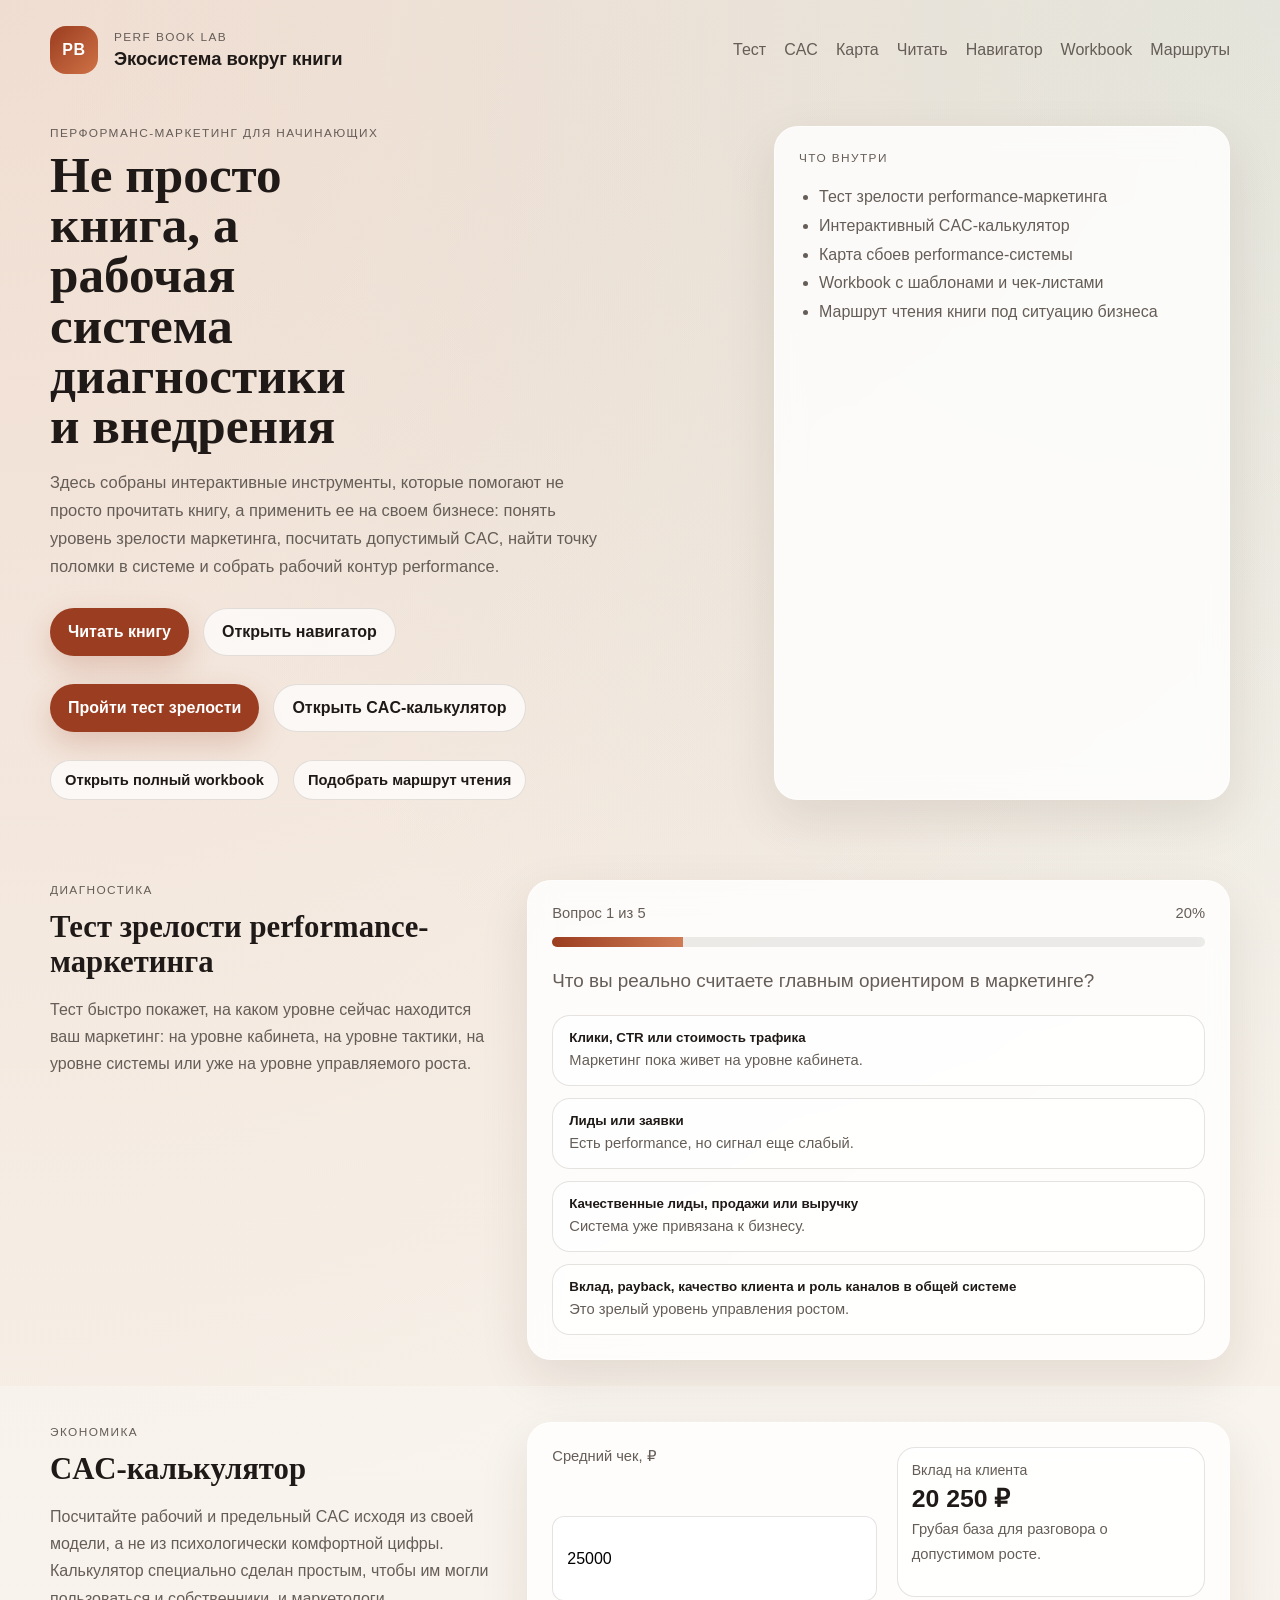
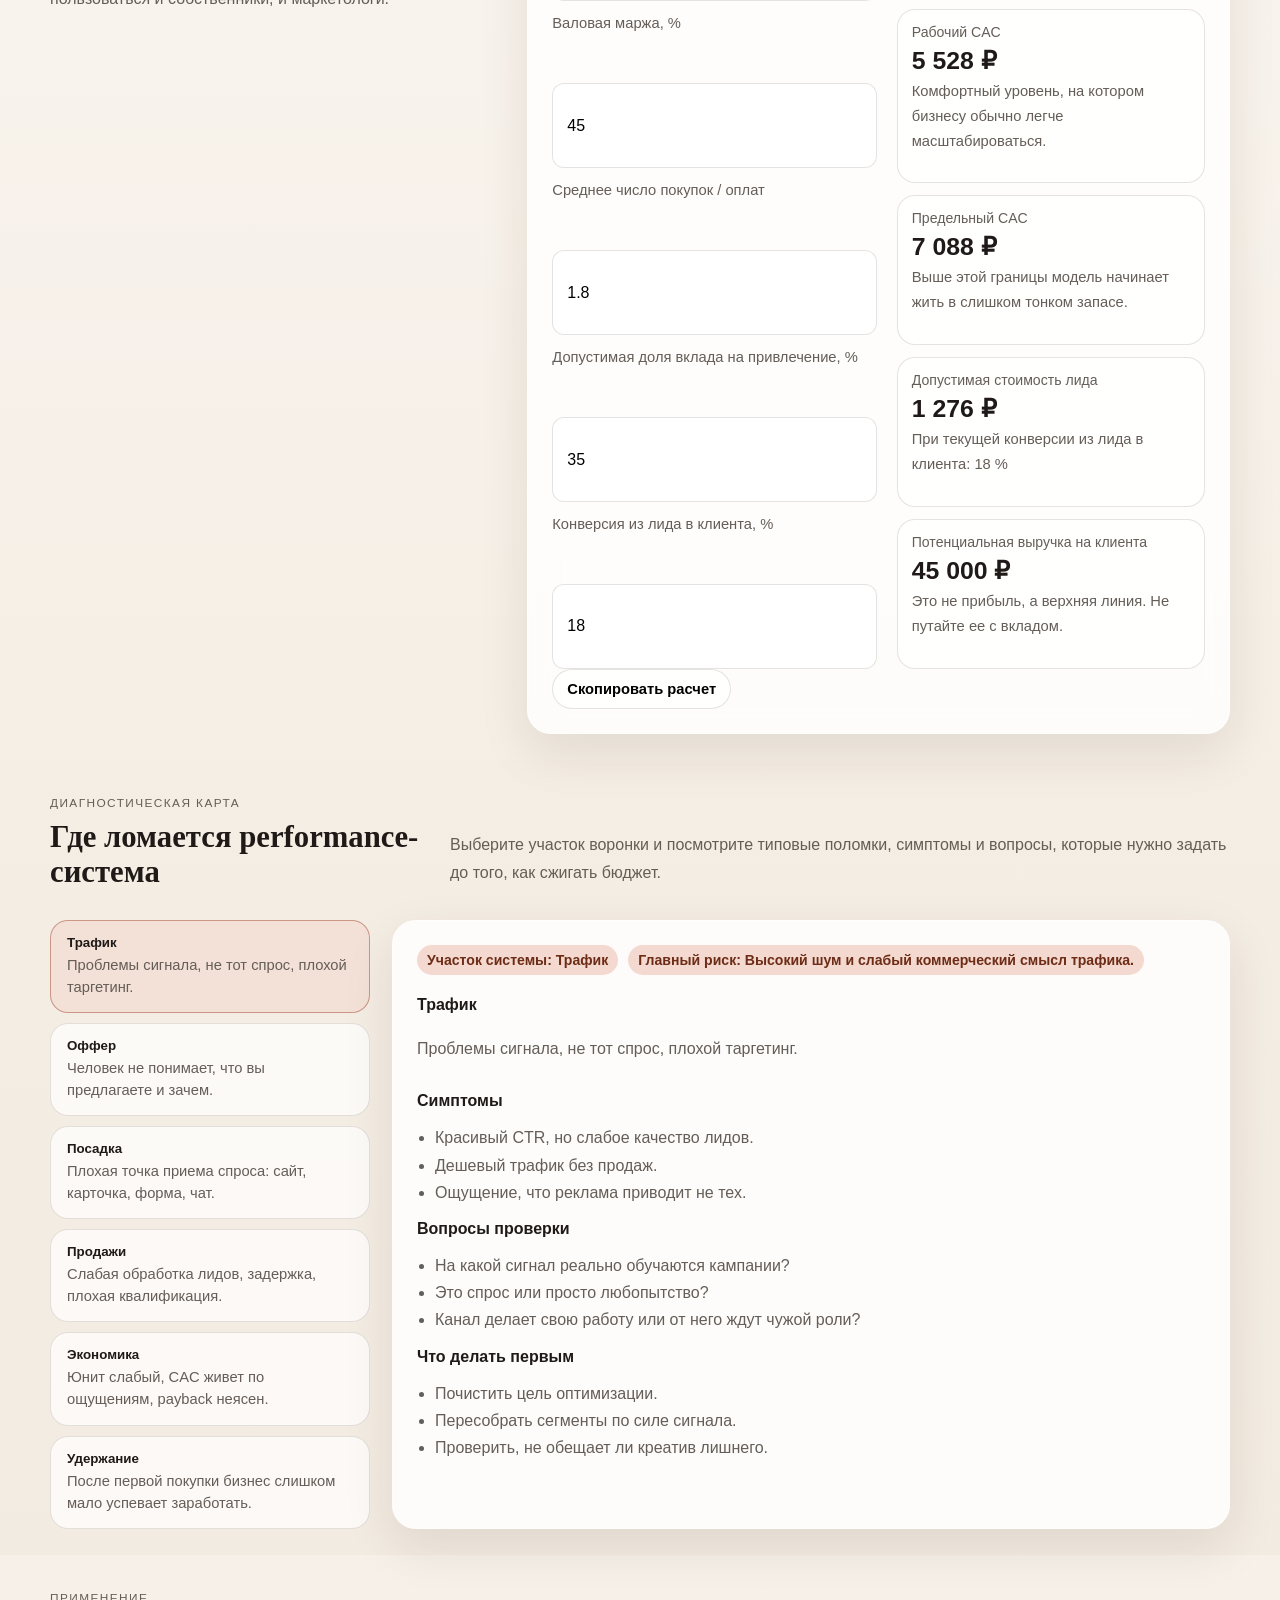
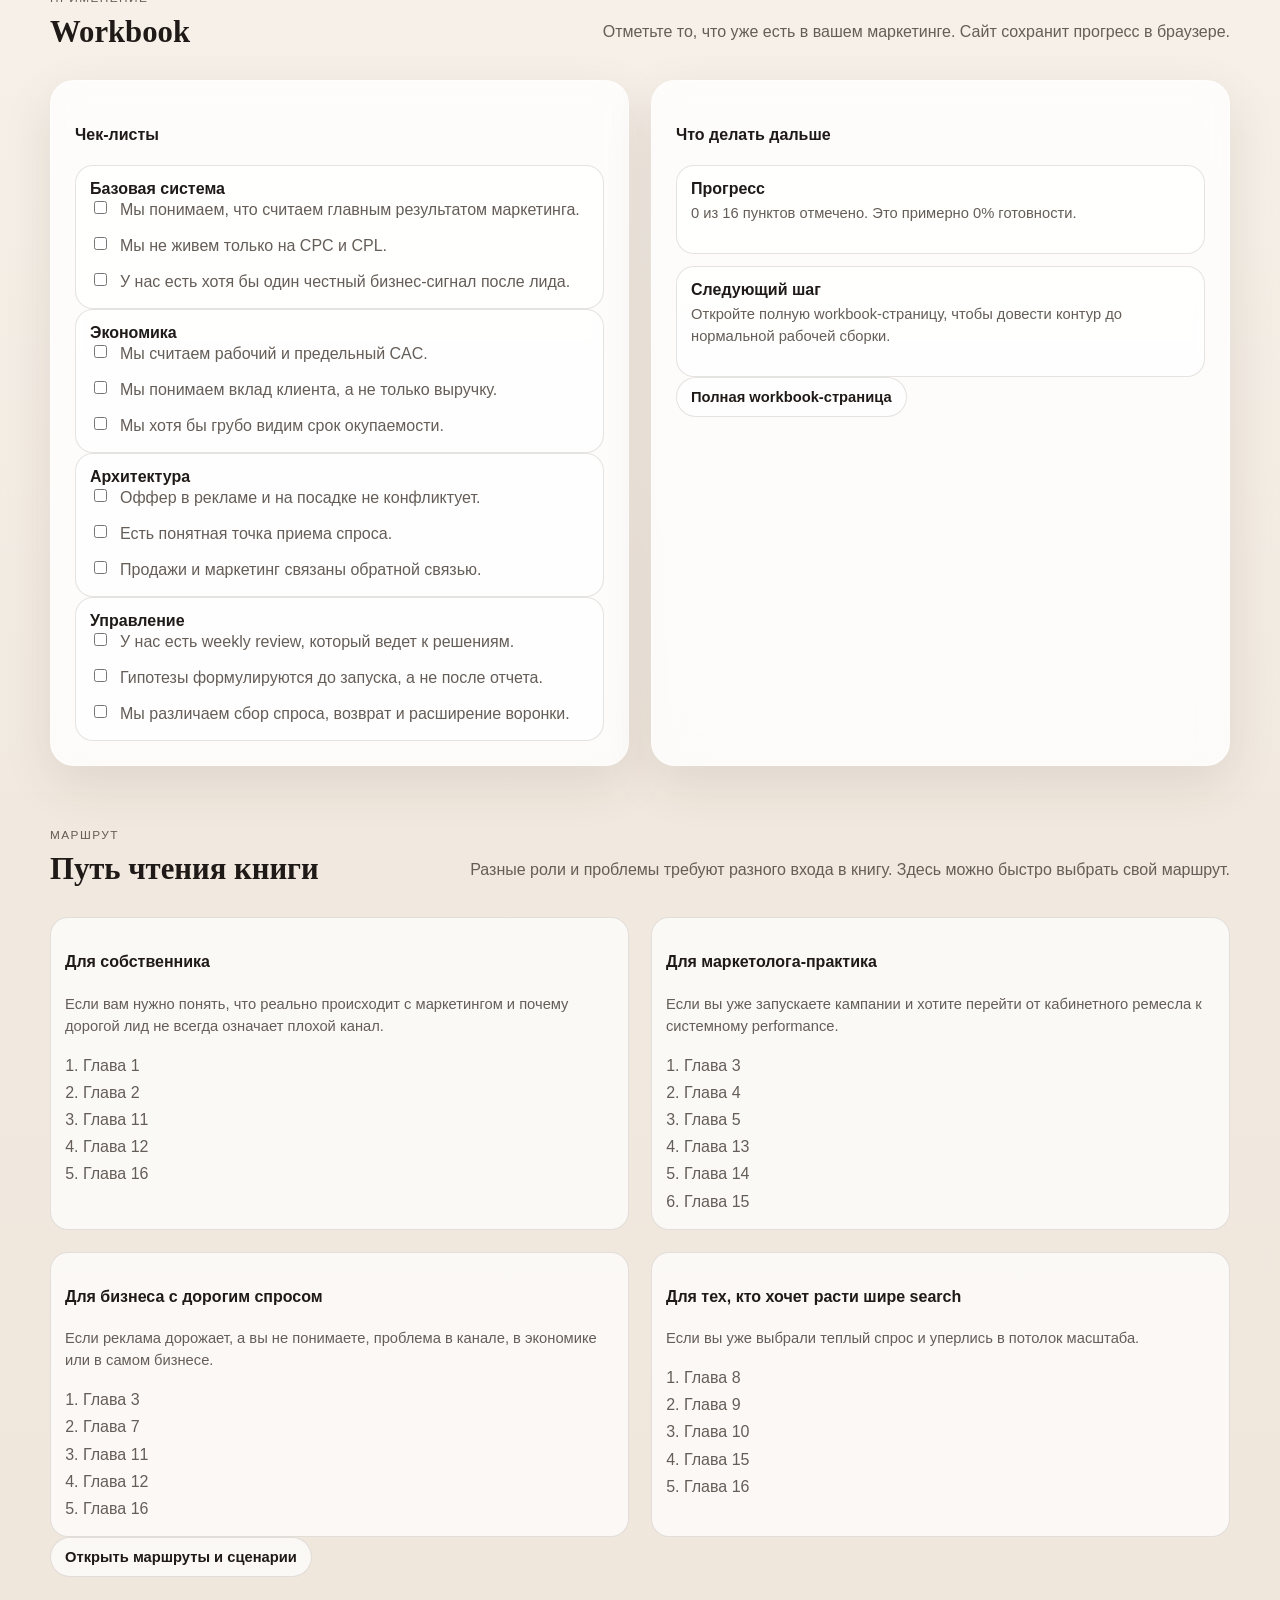
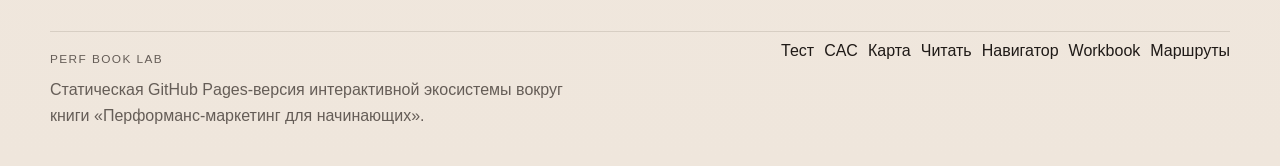
<file: index.html>
<!doctype html>
<html lang="ru">
  <head>
    <meta charset="UTF-8" />
    <meta name="viewport" content="width=device-width, initial-scale=1.0" />
    <title>Perf Book Lab</title>
    <meta
      name="description"
      content="Интерактивная экосистема вокруг книги «Перформанс-маркетинг для начинающих»: тест зрелости, CAC-калькулятор, карта сбоев и workbook."
    />
    <link rel="stylesheet" href="./styles.css" />
  </head>
  <body>
    <header class="hero">
      <div class="container">
        <nav class="topbar">
          <div class="brand">
            <span class="brand-mark">PB</span>
            <div>
              <p class="eyebrow">Perf Book Lab</p>
              <h1>Экосистема вокруг книги</h1>
            </div>
          </div>
          <div class="topbar-links">
            <a href="#test">Тест</a>
            <a href="#calculator">CAC</a>
            <a href="#map">Карта</a>
            <a href="./reader.html">Читать</a>
            <a href="./book.html">Навигатор</a>
            <a href="./workbook.html">Workbook</a>
            <a href="./routes.html">Маршруты</a>
          </div>
        </nav>

        <div class="hero-grid">
          <section class="hero-copy">
            <p class="kicker">Перформанс-маркетинг для начинающих</p>
            <h2>Не просто книга, а рабочая система диагностики и внедрения</h2>
            <p class="hero-text">
              Здесь собраны интерактивные инструменты, которые помогают не просто
              прочитать книгу, а применить ее на своем бизнесе: понять уровень зрелости
              маркетинга, посчитать допустимый CAC, найти точку поломки в системе и
              собрать рабочий контур performance.
            </p>
            <div class="hero-actions">
              <a class="button primary" href="./reader.html">Читать книгу</a>
              <a class="button secondary" href="./book.html">Открыть навигатор</a>
            </div>
            <div class="hero-actions">
              <a class="button primary" href="#test">Пройти тест зрелости</a>
              <a class="button secondary" href="#calculator">Открыть CAC-калькулятор</a>
            </div>
            <div class="hero-actions">
              <a class="button secondary small" href="./workbook.html">Открыть полный workbook</a>
              <a class="button secondary small" href="./routes.html">Подобрать маршрут чтения</a>
            </div>
          </section>

          <aside class="hero-panel">
            <p class="panel-title">Что внутри</p>
            <ul class="feature-list">
              <li>Тест зрелости performance-маркетинга</li>
              <li>Интерактивный CAC-калькулятор</li>
              <li>Карта сбоев performance-системы</li>
              <li>Workbook с шаблонами и чек-листами</li>
              <li>Маршрут чтения книги под ситуацию бизнеса</li>
            </ul>
          </aside>
        </div>
      </div>
    </header>

    <main>
      <section class="section" id="test">
        <div class="container section-grid">
          <div class="section-copy">
            <p class="section-label">Диагностика</p>
            <h3>Тест зрелости performance-маркетинга</h3>
            <p>
              Тест быстро покажет, на каком уровне сейчас находится ваш маркетинг:
              на уровне кабинета, на уровне тактики, на уровне системы или уже на
              уровне управляемого роста.
            </p>
          </div>

          <div class="card card-large">
            <div id="test-app"></div>
          </div>
        </div>
      </section>

      <section class="section section-accent" id="calculator">
        <div class="container section-grid">
          <div class="section-copy">
            <p class="section-label">Экономика</p>
            <h3>CAC-калькулятор</h3>
            <p>
              Посчитайте рабочий и предельный CAC исходя из своей модели, а не из
              психологически комфортной цифры. Калькулятор специально сделан простым,
              чтобы им могли пользоваться и собственники, и маркетологи.
            </p>
          </div>

          <div class="card card-large">
            <div id="cac-app"></div>
          </div>
        </div>
      </section>

      <section class="section" id="map">
        <div class="container">
          <div class="section-header">
            <div>
              <p class="section-label">Диагностическая карта</p>
              <h3>Где ломается performance-система</h3>
            </div>
            <p class="section-note">
              Выберите участок воронки и посмотрите типовые поломки, симптомы и вопросы,
              которые нужно задать до того, как сжигать бюджет.
            </p>
          </div>

          <div class="map-layout">
            <div class="stage-list" id="stage-list"></div>
            <div class="card map-card" id="stage-detail"></div>
          </div>
        </div>
      </section>

      <section class="section section-accent" id="workbook">
        <div class="container">
          <div class="section-header">
            <div>
              <p class="section-label">Применение</p>
              <h3>Workbook</h3>
            </div>
            <p class="section-note">
              Отметьте то, что уже есть в вашем маркетинге. Сайт сохранит прогресс в браузере.
            </p>
          </div>

          <div class="workbook-grid">
            <div class="card">
              <h4>Чек-листы</h4>
              <div id="workbook-app"></div>
            </div>
            <div class="card">
              <h4>Что делать дальше</h4>
              <div id="next-steps"></div>
              <div class="inline-actions">
                <a class="button secondary small" href="./workbook.html">Полная workbook-страница</a>
              </div>
            </div>
          </div>
        </div>
      </section>

      <section class="section" id="reading-path">
        <div class="container">
          <div class="section-header">
            <div>
              <p class="section-label">Маршрут</p>
              <h3>Путь чтения книги</h3>
            </div>
            <p class="section-note">
              Разные роли и проблемы требуют разного входа в книгу. Здесь можно быстро
              выбрать свой маршрут.
            </p>
          </div>
          <div class="reading-grid" id="reading-paths"></div>
          <div class="inline-actions">
            <a class="button secondary small" href="./routes.html">Открыть маршруты и сценарии</a>
          </div>
        </div>
      </section>
    </main>

    <footer class="footer">
      <div class="container footer-grid">
        <div>
          <p class="eyebrow">Perf Book Lab</p>
          <p>
            Статическая GitHub Pages-версия интерактивной экосистемы вокруг книги
            «Перформанс-маркетинг для начинающих».
          </p>
        </div>
        <div class="footer-links">
          <a href="#test">Тест</a>
          <a href="#calculator">CAC</a>
          <a href="#map">Карта</a>
          <a href="./reader.html">Читать</a>
          <a href="./book.html">Навигатор</a>
          <a href="./workbook.html">Workbook</a>
          <a href="./routes.html">Маршруты</a>
        </div>
      </div>
    </footer>

    <script src="./data.js"></script>
    <script src="./shared.js"></script>
    <script src="./app.js"></script>
  </body>
</html>
</file>
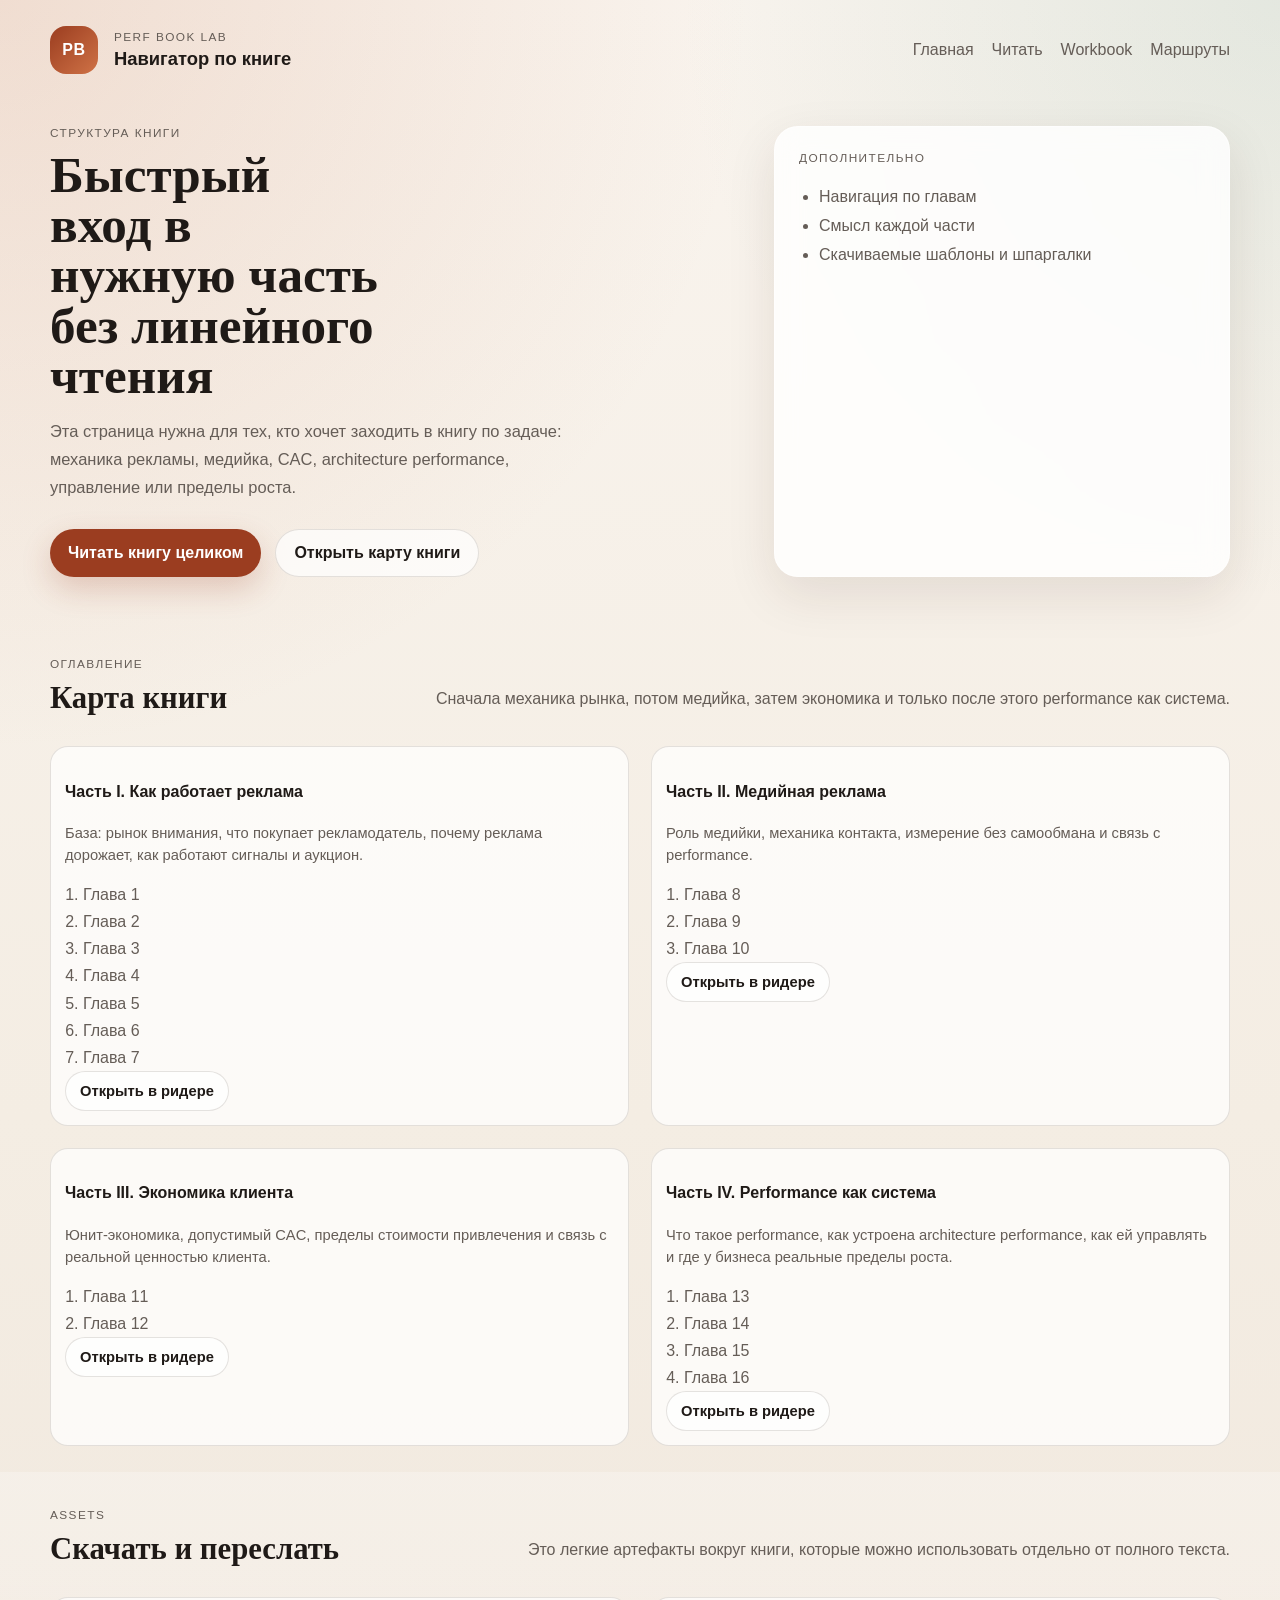
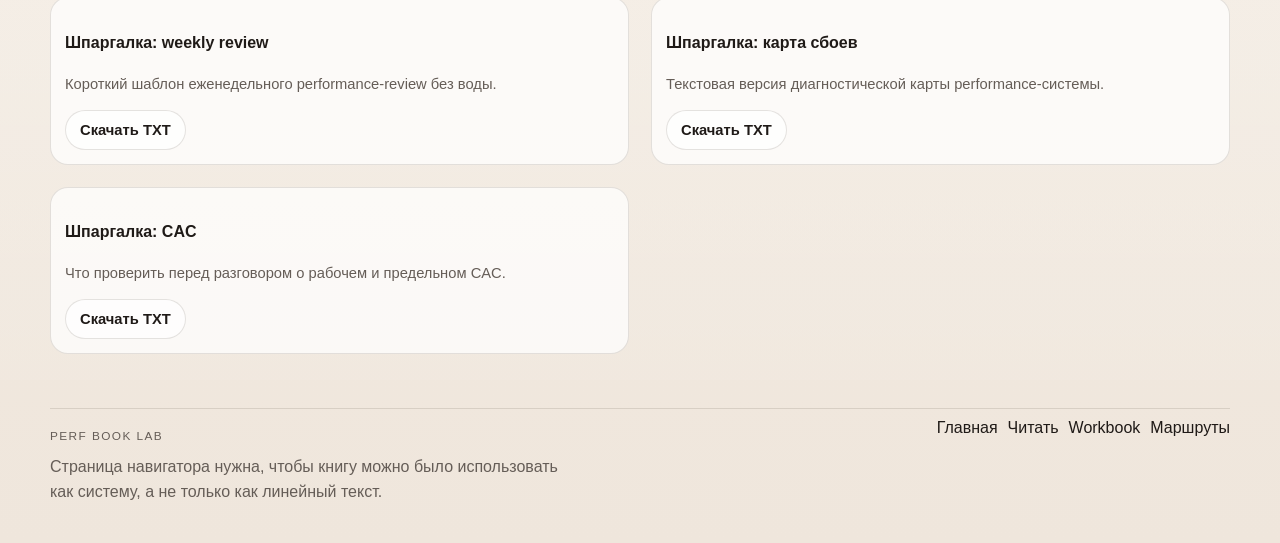
<file: book.html>
<!doctype html>
<html lang="ru">
  <head>
    <meta charset="UTF-8" />
    <meta name="viewport" content="width=device-width, initial-scale=1.0" />
    <title>Навигатор по книге | Perf Book Lab</title>
    <meta name="description" content="Навигатор по главам книги, downloadable assets и быстрый вход в нужный раздел." />
    <link rel="stylesheet" href="./styles.css" />
  </head>
  <body>
    <header class="hero">
      <div class="container">
        <nav class="topbar">
          <div class="brand">
            <span class="brand-mark">PB</span>
            <div>
              <p class="eyebrow">Perf Book Lab</p>
              <h1>Навигатор по книге</h1>
            </div>
          </div>
          <div class="topbar-links">
            <a href="./index.html">Главная</a>
            <a href="./reader.html">Читать</a>
            <a href="./workbook.html">Workbook</a>
            <a href="./routes.html">Маршруты</a>
          </div>
        </nav>

        <div class="hero-grid">
          <section class="hero-copy">
            <p class="kicker">Структура книги</p>
            <h2>Быстрый вход в нужную часть без линейного чтения</h2>
            <p class="hero-text">
              Эта страница нужна для тех, кто хочет заходить в книгу по задаче:
              механика рекламы, медийка, CAC, architecture performance, управление
              или пределы роста.
            </p>
            <div class="hero-actions">
              <a class="button primary" href="./reader.html">Читать книгу целиком</a>
              <a class="button secondary" href="#chapter-nav">Открыть карту книги</a>
            </div>
          </section>
          <aside class="hero-panel">
            <p class="panel-title">Дополнительно</p>
            <ul class="feature-list">
              <li>Навигация по главам</li>
              <li>Смысл каждой части</li>
              <li>Скачиваемые шаблоны и шпаргалки</li>
            </ul>
          </aside>
        </div>
      </div>
    </header>

    <main>
      <section class="section">
        <div class="container">
          <div class="section-header">
            <div>
              <p class="section-label">Оглавление</p>
              <h3>Карта книги</h3>
            </div>
            <p class="section-note">Сначала механика рынка, потом медийка, затем экономика и только после этого performance как система.</p>
          </div>
          <div class="reading-grid" id="chapter-nav"></div>
        </div>
      </section>

      <section class="section section-accent">
        <div class="container">
          <div class="section-header">
            <div>
              <p class="section-label">Assets</p>
              <h3>Скачать и переслать</h3>
            </div>
            <p class="section-note">Это легкие артефакты вокруг книги, которые можно использовать отдельно от полного текста.</p>
          </div>
          <div class="reading-grid" id="asset-grid"></div>
        </div>
      </section>
    </main>

    <footer class="footer">
      <div class="container footer-grid">
        <div>
          <p class="eyebrow">Perf Book Lab</p>
          <p>Страница навигатора нужна, чтобы книгу можно было использовать как систему, а не только как линейный текст.</p>
        </div>
        <div class="footer-links">
          <a href="./index.html">Главная</a>
          <a href="./reader.html">Читать</a>
          <a href="./workbook.html">Workbook</a>
          <a href="./routes.html">Маршруты</a>
        </div>
      </div>
    </footer>

    <script src="./shared.js"></script>
    <script src="./book.js"></script>
  </body>
</html>
</file>
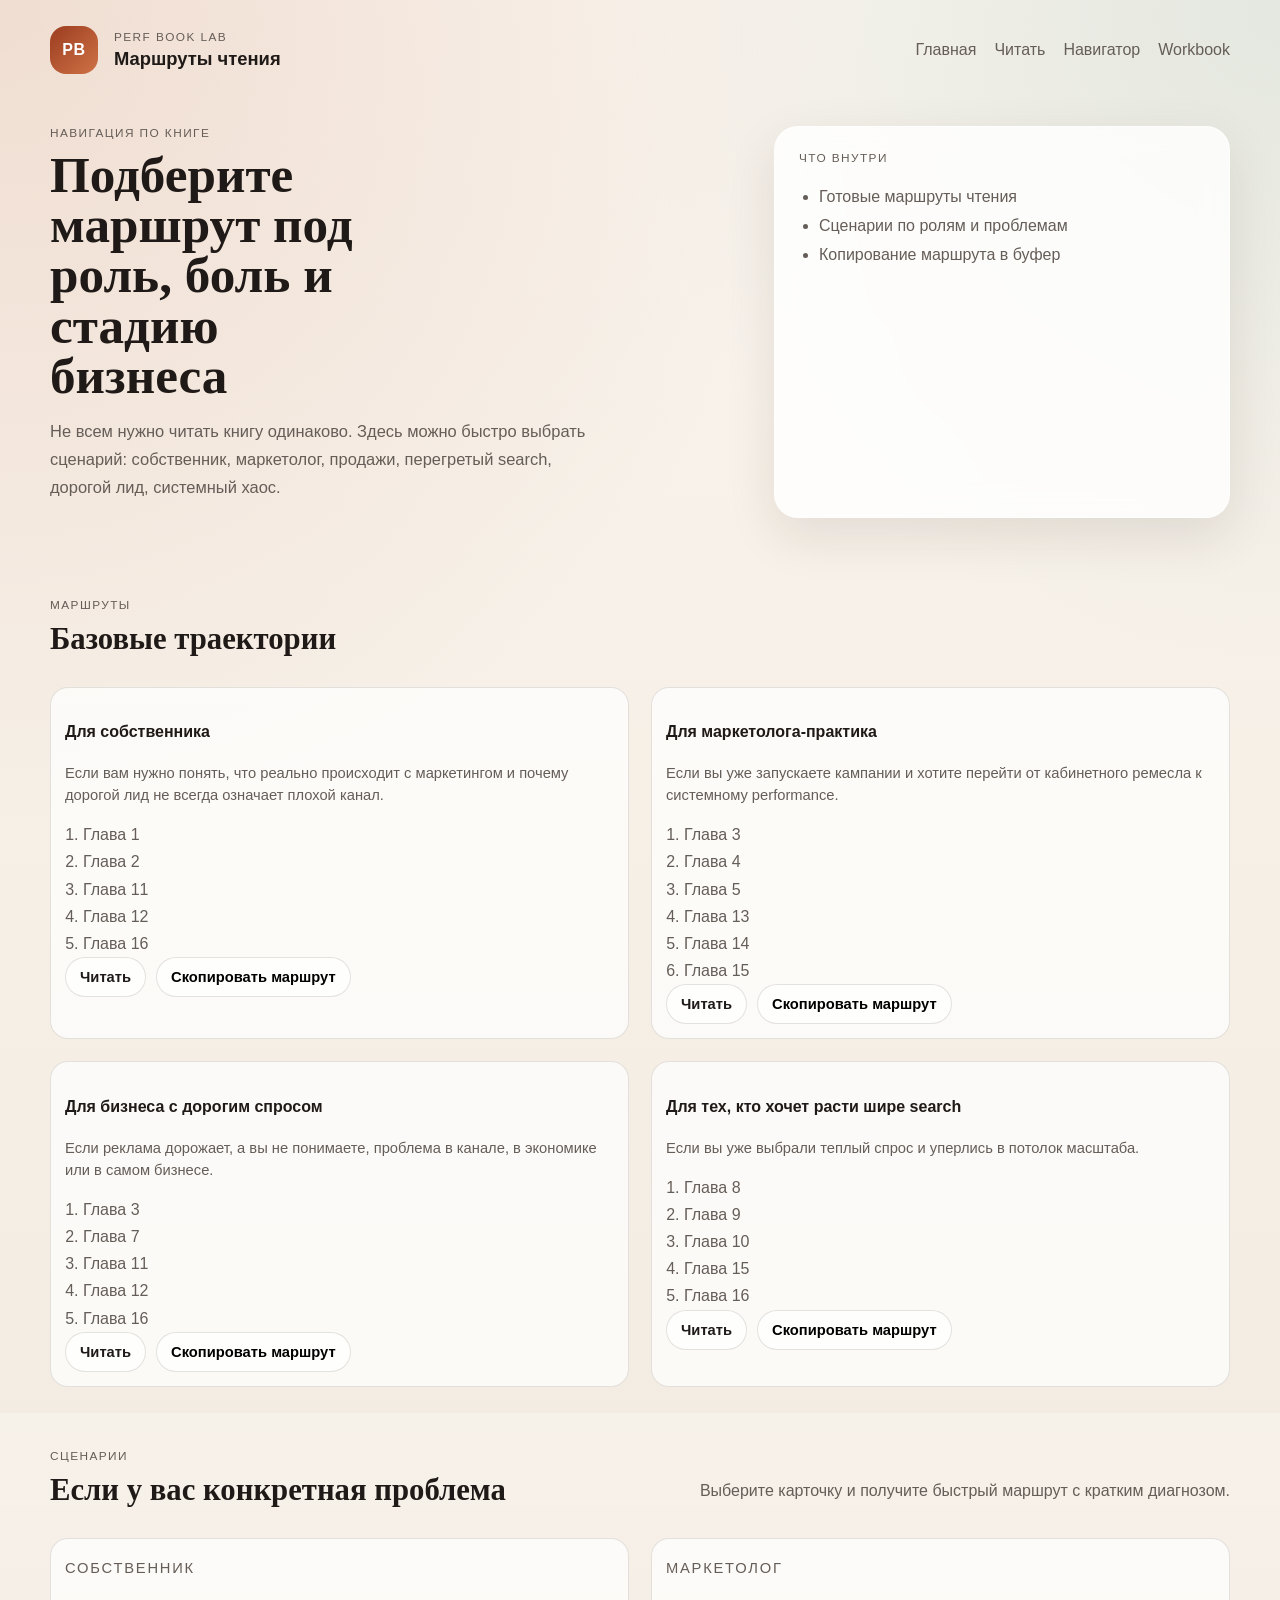
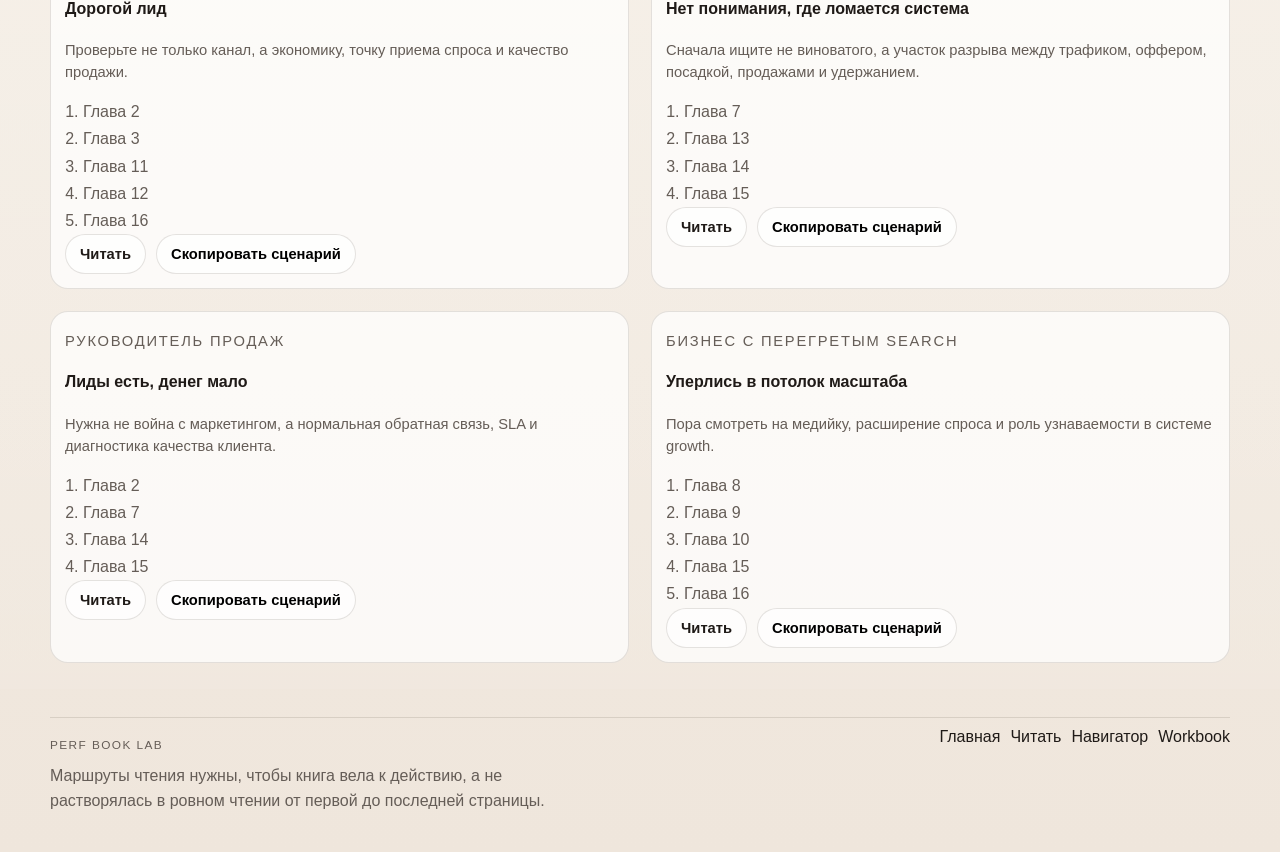
<file: routes.html>
<!doctype html>
<html lang="ru">
  <head>
    <meta charset="UTF-8" />
    <meta name="viewport" content="width=device-width, initial-scale=1.0" />
    <title>Маршруты чтения | Perf Book Lab</title>
    <meta name="description" content="Маршруты чтения книги по ролям и проблемам бизнеса." />
    <link rel="stylesheet" href="./styles.css" />
  </head>
  <body>
    <header class="hero">
      <div class="container">
        <nav class="topbar">
          <div class="brand">
            <span class="brand-mark">PB</span>
            <div>
              <p class="eyebrow">Perf Book Lab</p>
              <h1>Маршруты чтения</h1>
            </div>
          </div>
          <div class="topbar-links">
            <a href="./index.html">Главная</a>
            <a href="./reader.html">Читать</a>
            <a href="./book.html">Навигатор</a>
            <a href="./workbook.html">Workbook</a>
          </div>
        </nav>

        <div class="hero-grid">
          <section class="hero-copy">
            <p class="kicker">Навигация по книге</p>
            <h2>Подберите маршрут под роль, боль и стадию бизнеса</h2>
            <p class="hero-text">
              Не всем нужно читать книгу одинаково. Здесь можно быстро выбрать
              сценарий: собственник, маркетолог, продажи, перегретый search,
              дорогой лид, системный хаос.
            </p>
          </section>
          <aside class="hero-panel">
            <p class="panel-title">Что внутри</p>
            <ul class="feature-list">
              <li>Готовые маршруты чтения</li>
              <li>Сценарии по ролям и проблемам</li>
              <li>Копирование маршрута в буфер</li>
            </ul>
          </aside>
        </div>
      </div>
    </header>

    <main>
      <section class="section">
        <div class="container">
          <div class="section-header">
            <div>
              <p class="section-label">Маршруты</p>
              <h3>Базовые траектории</h3>
            </div>
          </div>
          <div class="reading-grid" id="routes-reading-paths"></div>
        </div>
      </section>

      <section class="section section-accent">
        <div class="container">
          <div class="section-header">
            <div>
              <p class="section-label">Сценарии</p>
              <h3>Если у вас конкретная проблема</h3>
            </div>
            <p class="section-note">Выберите карточку и получите быстрый маршрут с кратким диагнозом.</p>
          </div>
          <div class="reading-grid" id="scenario-grid"></div>
        </div>
      </section>
    </main>

    <footer class="footer">
      <div class="container footer-grid">
        <div>
          <p class="eyebrow">Perf Book Lab</p>
          <p>Маршруты чтения нужны, чтобы книга вела к действию, а не растворялась в ровном чтении от первой до последней страницы.</p>
        </div>
        <div class="footer-links">
          <a href="./index.html">Главная</a>
          <a href="./reader.html">Читать</a>
          <a href="./book.html">Навигатор</a>
          <a href="./workbook.html">Workbook</a>
        </div>
      </div>
    </footer>

    <script src="./data.js"></script>
    <script src="./shared.js"></script>
    <script src="./routes.js"></script>
  </body>
</html>
</file>
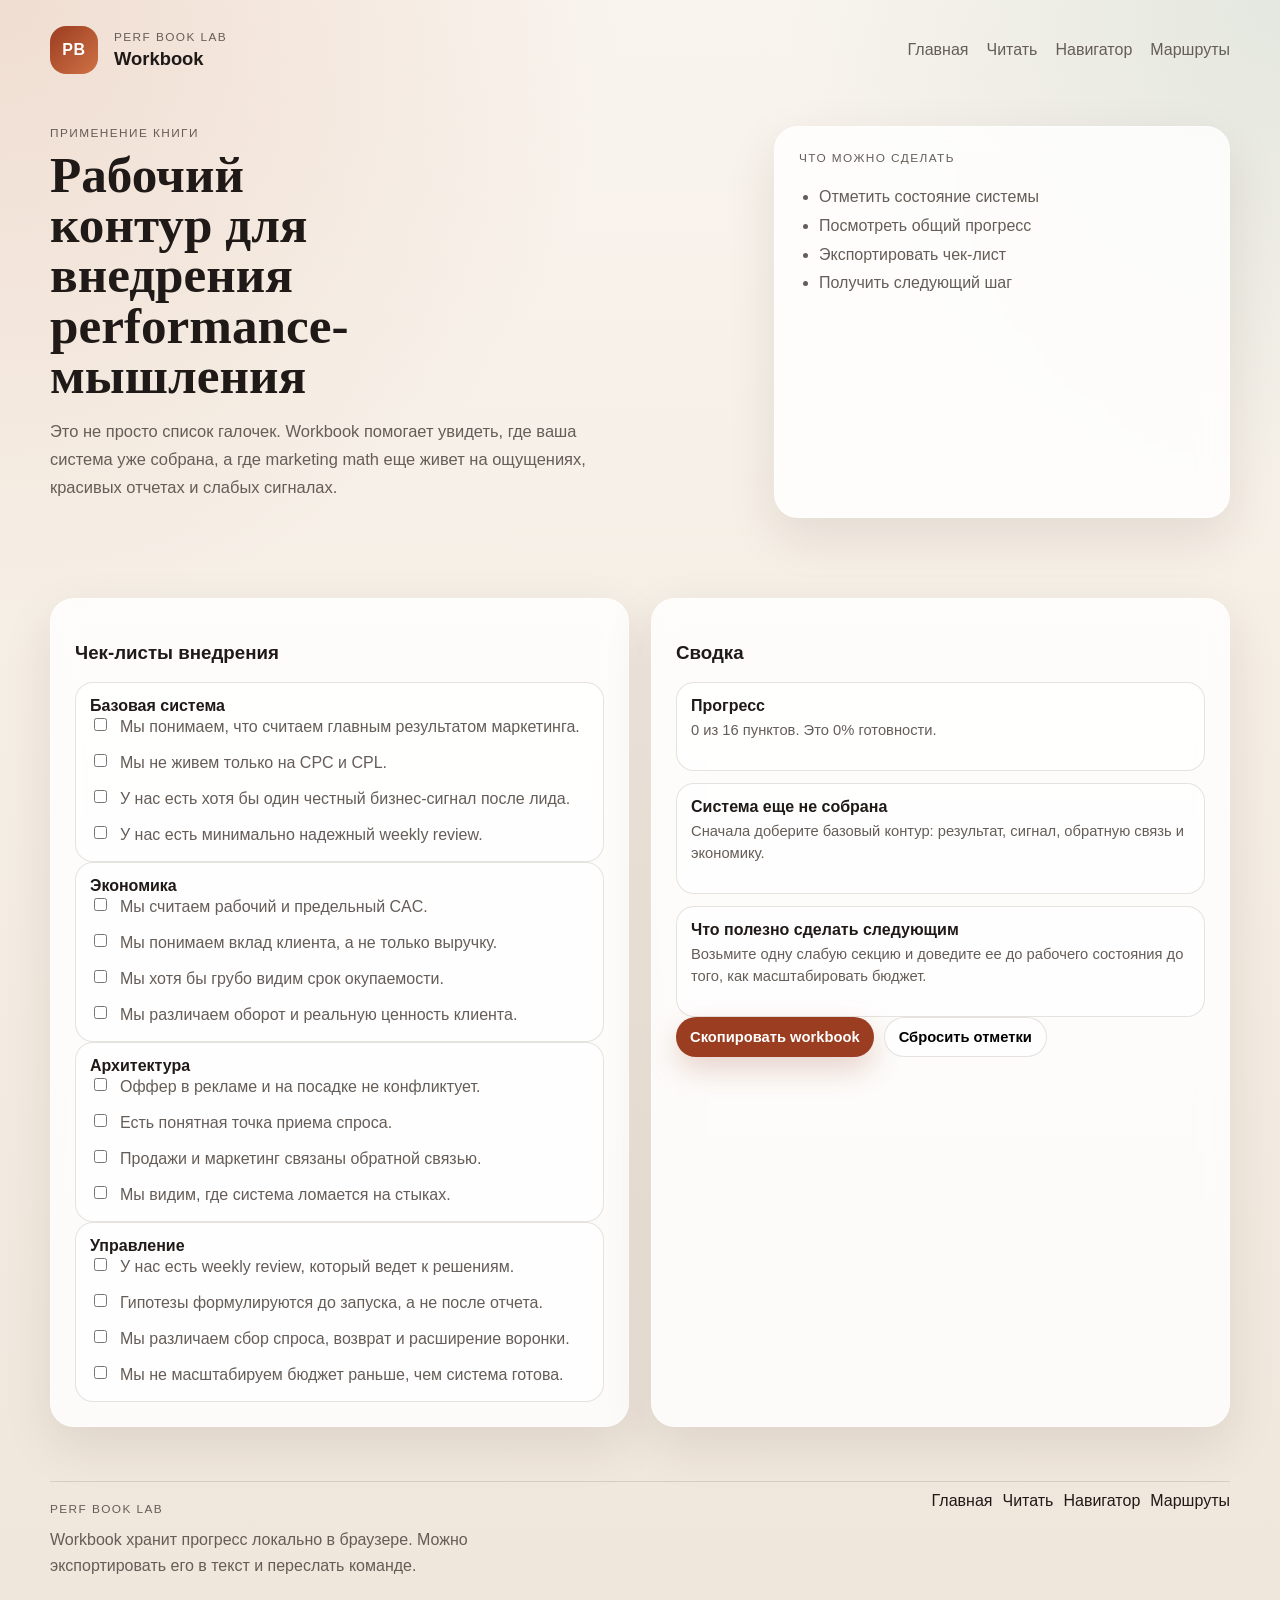
<file: workbook.html>
<!doctype html>
<html lang="ru">
  <head>
    <meta charset="UTF-8" />
    <meta name="viewport" content="width=device-width, initial-scale=1.0" />
    <title>Workbook | Perf Book Lab</title>
    <meta name="description" content="Полный workbook по книге «Перформанс-маркетинг для начинающих»: чек-листы, прогресс и экспорт." />
    <link rel="stylesheet" href="./styles.css" />
  </head>
  <body>
    <header class="hero">
      <div class="container">
        <nav class="topbar">
          <div class="brand">
            <span class="brand-mark">PB</span>
            <div>
              <p class="eyebrow">Perf Book Lab</p>
              <h1>Workbook</h1>
            </div>
          </div>
          <div class="topbar-links">
            <a href="./index.html">Главная</a>
            <a href="./reader.html">Читать</a>
            <a href="./book.html">Навигатор</a>
            <a href="./routes.html">Маршруты</a>
          </div>
        </nav>

        <div class="hero-grid">
          <section class="hero-copy">
            <p class="kicker">Применение книги</p>
            <h2>Рабочий контур для внедрения performance-мышления</h2>
            <p class="hero-text">
              Это не просто список галочек. Workbook помогает увидеть, где ваша система
              уже собрана, а где marketing math еще живет на ощущениях, красивых отчетах
              и слабых сигналах.
            </p>
          </section>
          <aside class="hero-panel">
            <p class="panel-title">Что можно сделать</p>
            <ul class="feature-list">
              <li>Отметить состояние системы</li>
              <li>Посмотреть общий прогресс</li>
              <li>Экспортировать чек-лист</li>
              <li>Получить следующий шаг</li>
            </ul>
          </aside>
        </div>
      </div>
    </header>

    <main class="section">
      <div class="container workbook-grid">
        <div class="card">
          <h3>Чек-листы внедрения</h3>
          <div id="full-workbook-app"></div>
        </div>
        <div class="card">
          <h3>Сводка</h3>
          <div id="full-workbook-summary"></div>
        </div>
      </div>
    </main>

    <footer class="footer">
      <div class="container footer-grid">
        <div>
          <p class="eyebrow">Perf Book Lab</p>
          <p>Workbook хранит прогресс локально в браузере. Можно экспортировать его в текст и переслать команде.</p>
        </div>
        <div class="footer-links">
          <a href="./index.html">Главная</a>
          <a href="./reader.html">Читать</a>
          <a href="./book.html">Навигатор</a>
          <a href="./routes.html">Маршруты</a>
        </div>
      </div>
    </footer>

    <script src="./data.js"></script>
    <script src="./shared.js"></script>
    <script src="./workbook.js"></script>
  </body>
</html>
</file>
<file: styles.css>
:root {
  --bg: #f6f0e8;
  --surface: rgba(255, 255, 255, 0.82);
  --ink: #1f1a17;
  --muted: #655d57;
  --line: rgba(73, 58, 46, 0.14);
  --accent: #9b3d20;
  --accent-soft: #f3d9cf;
  --accent-deep: #6d2c16;
  --shadow: 0 18px 50px rgba(54, 32, 17, 0.1);
  --radius-lg: 24px;
  --radius-md: 18px;
  --radius-sm: 12px;
  --container: 1180px;
}

* {
  box-sizing: border-box;
}

html {
  scroll-behavior: smooth;
}

body {
  margin: 0;
  font-family: "Segoe UI", "Inter", sans-serif;
  color: var(--ink);
  background:
    radial-gradient(circle at top left, rgba(217, 162, 134, 0.28), transparent 30%),
    radial-gradient(circle at top right, rgba(144, 182, 166, 0.2), transparent 24%),
    linear-gradient(180deg, #f9f4ee 0%, #f4ede3 52%, #efe6dc 100%);
}

a {
  color: inherit;
  text-decoration: none;
}

.container {
  width: min(var(--container), calc(100% - 32px));
  margin: 0 auto;
}

.hero {
  padding: 26px 0 44px;
}

.topbar {
  display: flex;
  align-items: center;
  justify-content: space-between;
  gap: 24px;
}

.brand {
  display: flex;
  align-items: center;
  gap: 16px;
}

.brand-mark {
  display: inline-flex;
  align-items: center;
  justify-content: center;
  width: 48px;
  height: 48px;
  border-radius: 16px;
  background: linear-gradient(135deg, var(--accent), #cf7246);
  color: white;
  font-weight: 700;
  letter-spacing: 0.04em;
}

.eyebrow,
.section-label,
.kicker,
.panel-title {
  margin: 0;
  text-transform: uppercase;
  letter-spacing: 0.12em;
  font-size: 0.74rem;
  color: var(--muted);
}

.topbar h1 {
  margin: 4px 0 0;
  font-size: 1.15rem;
}

.topbar-links {
  display: flex;
  flex-wrap: wrap;
  gap: 18px;
  color: var(--muted);
}

.topbar-links a:hover,
.footer-links a:hover {
  color: var(--accent);
}

.hero-grid {
  display: grid;
  grid-template-columns: 1.45fr 0.95fr;
  gap: 28px;
  margin-top: 52px;
}

.hero-copy h2 {
  margin: 10px 0 16px;
  font-family: Georgia, "Times New Roman", serif;
  font-size: clamp(2.3rem, 4vw, 4.4rem);
  line-height: 0.98;
  max-width: 13ch;
}

.hero-text {
  max-width: 60ch;
  color: var(--muted);
  font-size: 1.03rem;
  line-height: 1.7;
}

.hero-actions {
  display: flex;
  flex-wrap: wrap;
  gap: 14px;
  margin-top: 28px;
}

.button {
  display: inline-flex;
  align-items: center;
  justify-content: center;
  min-height: 48px;
  padding: 0 18px;
  border-radius: 999px;
  font-weight: 600;
  border: 0;
  cursor: pointer;
  transition: transform 140ms ease, box-shadow 140ms ease;
}

.button:hover {
  transform: translateY(-1px);
}

.button.primary {
  background: var(--accent);
  color: white;
  box-shadow: 0 12px 30px rgba(155, 61, 32, 0.22);
}

.button.secondary {
  background: rgba(255, 255, 255, 0.7);
  border: 1px solid var(--line);
}

.button.small {
  min-height: 40px;
  padding: 0 14px;
  font-size: 0.92rem;
}

.hero-panel,
.card {
  background: var(--surface);
  border: 1px solid rgba(255, 255, 255, 0.45);
  box-shadow: var(--shadow);
  backdrop-filter: blur(14px);
}

.hero-panel {
  padding: 24px;
  border-radius: var(--radius-lg);
}

.feature-list {
  margin: 18px 0 0;
  padding-left: 20px;
  line-height: 1.8;
  color: var(--muted);
}

.section {
  padding: 36px 0 26px;
}

.section-accent {
  background: linear-gradient(180deg, rgba(255, 255, 255, 0.26), rgba(255, 255, 255, 0.06));
}

.section-grid {
  display: grid;
  grid-template-columns: 0.78fr 1.22fr;
  gap: 28px;
  align-items: start;
}

.section-copy h3,
.section-header h3 {
  margin: 10px 0 12px;
  font-family: Georgia, "Times New Roman", serif;
  font-size: clamp(1.7rem, 2.4vw, 2.8rem);
}

.section-copy p,
.section-note,
.card p {
  color: var(--muted);
  line-height: 1.7;
}

.section-header {
  display: flex;
  justify-content: space-between;
  gap: 24px;
  align-items: end;
  margin-bottom: 18px;
}

.card {
  border-radius: var(--radius-lg);
  padding: 24px;
}

.card-large {
  min-height: 480px;
}

.test-meta {
  display: flex;
  justify-content: space-between;
  gap: 12px;
  align-items: center;
  margin-bottom: 16px;
  color: var(--muted);
  font-size: 0.92rem;
}

.progress {
  width: 100%;
  height: 10px;
  background: rgba(31, 26, 23, 0.08);
  border-radius: 999px;
  overflow: hidden;
}

.progress-bar {
  height: 100%;
  background: linear-gradient(90deg, var(--accent), #cf7c55);
}

.question-title {
  margin: 18px 0;
  font-size: 1.18rem;
  line-height: 1.45;
}

.option-list,
.checklist-list,
.calc-results,
.summary-list {
  display: grid;
  gap: 12px;
}

.option-button,
.stage-button {
  width: 100%;
  text-align: left;
  border: 1px solid var(--line);
  background: rgba(255, 255, 255, 0.7);
  color: var(--ink);
  border-radius: var(--radius-md);
  padding: 14px 16px;
  cursor: pointer;
  transition: transform 120ms ease, border-color 120ms ease;
}

.option-button:hover,
.stage-button:hover {
  transform: translateY(-1px);
  border-color: rgba(155, 61, 32, 0.35);
}

.option-button span,
.stage-button .stage-short,
.metric-note,
.path-card p,
.summary-item p {
  display: block;
  color: var(--muted);
  font-size: 0.92rem;
  line-height: 1.5;
  margin-top: 4px;
}

.result-box,
.stage-detail-box,
.bullet-block {
  display: grid;
  gap: 14px;
}

.result-level,
.chip {
  display: inline-flex;
  width: fit-content;
  padding: 7px 10px;
  border-radius: 999px;
  background: var(--accent-soft);
  color: var(--accent-deep);
  font-weight: 700;
  font-size: 0.88rem;
}

.result-actions,
.inline-actions,
.chip-row,
.footer-links {
  display: flex;
  flex-wrap: wrap;
  gap: 10px;
}

.calculator-grid {
  display: grid;
  grid-template-columns: 1fr 0.95fr;
  gap: 20px;
}

.form-grid,
.field {
  display: grid;
  gap: 14px;
}

.field label {
  font-size: 0.92rem;
  color: var(--muted);
}

.field input {
  width: 100%;
  border-radius: var(--radius-sm);
  border: 1px solid var(--line);
  background: rgba(255, 255, 255, 0.82);
  min-height: 46px;
  padding: 0 14px;
  font: inherit;
}

.metric,
.summary-item,
.path-card,
.checklist-group {
  border: 1px solid var(--line);
  border-radius: var(--radius-md);
  padding: 14px;
  background: rgba(255, 255, 255, 0.72);
}

.metric-label {
  display: block;
  font-size: 0.88rem;
  color: var(--muted);
}

.metric-value {
  display: block;
  margin-top: 6px;
  font-size: 1.55rem;
  font-weight: 700;
}

.map-layout {
  display: grid;
  grid-template-columns: 320px 1fr;
  gap: 22px;
}

.stage-list {
  display: grid;
  gap: 10px;
}

.stage-button.active {
  border-color: rgba(155, 61, 32, 0.45);
  background: rgba(243, 217, 207, 0.62);
}

.stage-button .stage-name {
  display: block;
  font-weight: 700;
}

.map-card {
  min-height: 420px;
}

.bullet-block ul,
.result-box ul,
.path-card ol {
  margin: 0;
  padding-left: 18px;
  color: var(--muted);
  line-height: 1.7;
}

.workbook-grid,
.reading-grid {
  display: grid;
  grid-template-columns: 1fr 1fr;
  gap: 22px;
}

.reader-layout {
  display: grid;
  grid-template-columns: 310px minmax(0, 1fr);
  gap: 24px;
  align-items: start;
}

.reader-sidebar {
  display: grid;
  gap: 18px;
  position: sticky;
  top: 18px;
}

.reader-stack {
  display: grid;
  gap: 16px;
}

.reader-card {
  padding: 30px;
}

.reader-status {
  color: var(--muted);
  line-height: 1.6;
}

.toc-list {
  display: grid;
  gap: 6px;
}

.toc-link {
  display: block;
  padding: 10px 12px;
  border-radius: var(--radius-sm);
  color: var(--muted);
  border: 1px solid transparent;
  transition: border-color 120ms ease, background 120ms ease, color 120ms ease;
}

.toc-link.level-1 {
  color: var(--ink);
  font-weight: 600;
}

.toc-link.level-2 {
  padding-left: 18px;
  font-size: 0.95rem;
}

.toc-link:hover {
  border-color: rgba(155, 61, 32, 0.22);
  background: rgba(243, 217, 207, 0.34);
  color: var(--accent-deep);
}

.tool-grid {
  display: grid;
  gap: 12px;
}

.tool-card {
  display: grid;
  gap: 6px;
  padding: 14px;
  border: 1px solid var(--line);
  border-radius: var(--radius-md);
  background: rgba(255, 255, 255, 0.72);
}

.tool-card span {
  color: var(--muted);
  font-size: 0.92rem;
  line-height: 1.5;
}

.tool-card:hover {
  border-color: rgba(155, 61, 32, 0.35);
}

.book-content {
  max-width: 760px;
}

.book-content h2,
.book-content h3 {
  scroll-margin-top: 18px;
}

.book-content h2 {
  margin: 0 0 18px;
  font-family: Georgia, "Times New Roman", serif;
  font-size: clamp(1.9rem, 2.8vw, 3rem);
  line-height: 1.08;
}

.book-content h3 {
  margin: 28px 0 12px;
  font-family: Georgia, "Times New Roman", serif;
  font-size: clamp(1.25rem, 2vw, 1.75rem);
  line-height: 1.2;
}

.book-content p,
.book-content li {
  font-size: 1.02rem;
  line-height: 1.8;
  color: #2e2722;
}

.book-content p {
  margin: 0 0 16px;
}

.book-content ul {
  margin: 0 0 18px;
  padding-left: 20px;
}

.book-content hr {
  border: 0;
  border-top: 1px solid var(--line);
  margin: 26px 0;
}

.check-item {
  display: flex;
  gap: 10px;
  align-items: start;
  color: var(--muted);
  line-height: 1.5;
}

.check-item input {
  margin-top: 3px;
}

.footer {
  padding: 28px 0 38px;
}

.footer-grid {
  display: flex;
  justify-content: space-between;
  gap: 24px;
  align-items: start;
  padding-top: 10px;
  border-top: 1px solid var(--line);
}

.footer-grid p {
  color: var(--muted);
  margin: 8px 0 0;
  line-height: 1.6;
  max-width: 60ch;
}

@media (max-width: 980px) {
  .hero-grid,
  .section-grid,
  .map-layout,
  .calculator-grid,
  .reader-layout,
  .workbook-grid,
  .reading-grid,
  .section-header,
  .footer-grid {
    grid-template-columns: 1fr;
    display: grid;
  }

  .reader-sidebar {
    position: static;
  }

  .topbar {
    flex-direction: column;
    align-items: start;
  }
}

@media (max-width: 640px) {
  .container {
    width: min(var(--container), calc(100% - 22px));
  }

  .card,
  .hero-panel {
    padding: 18px;
  }

  .hero-copy h2 {
    max-width: none;
  }
}
</file>
